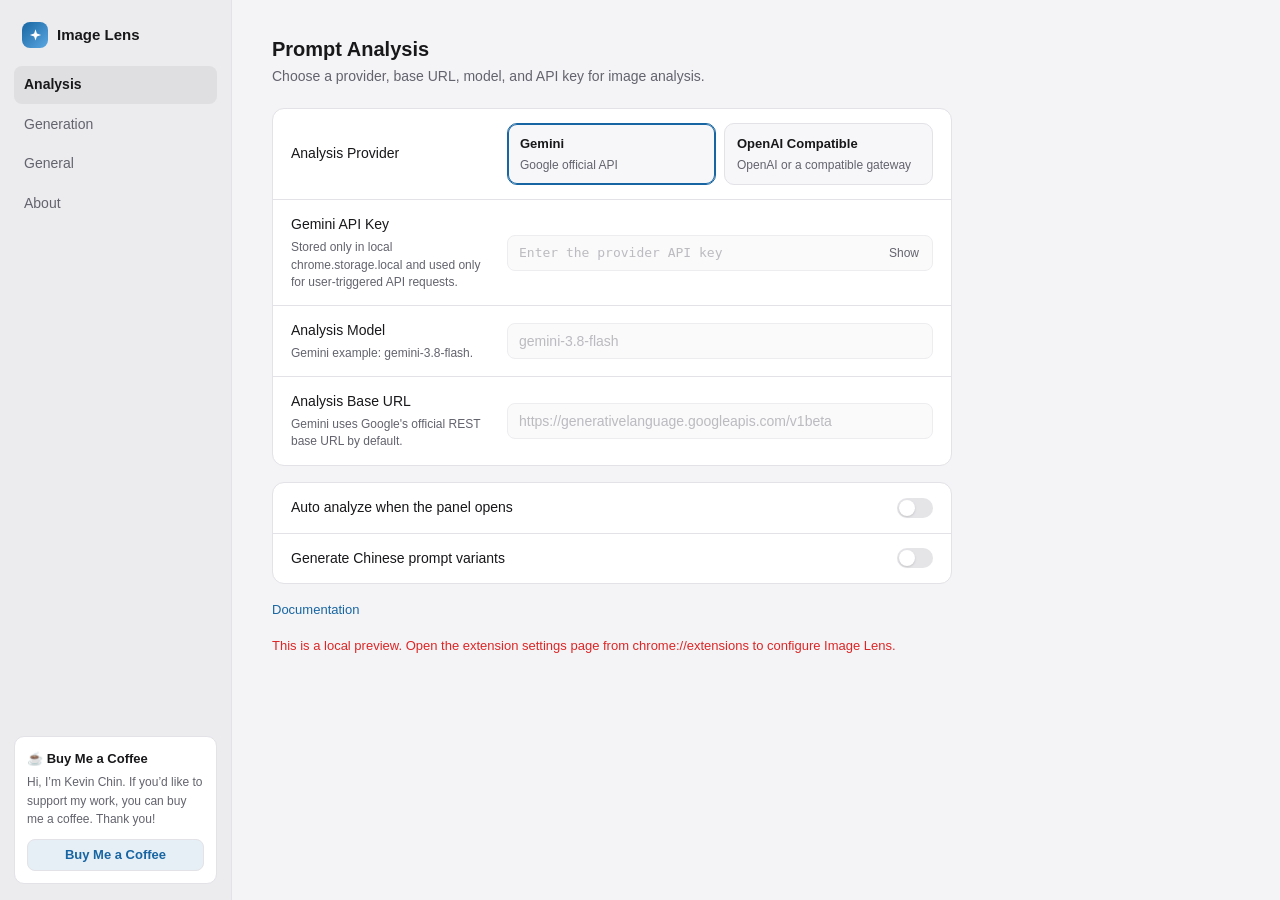
<file: options.html>
<!DOCTYPE html>
<html lang="en">
  <head>
    <meta charset="UTF-8" />
    <meta name="viewport" content="width=device-width, initial-scale=1.0" />
    <title>Image Lens Settings</title>
    <link rel="stylesheet" href="./options.css" />
    <link rel="stylesheet" href="./donation-widget.css" />
  </head>
  <body>
    <div class="layout">
      <nav class="sidebar">
        <div class="brand">
          <span class="logo" aria-hidden="true">
            <svg viewBox="0 0 24 24"><path d="M12 2l2.2 6.6L21 11l-6.8 2.4L12 20l-2.2-6.6L3 11l6.8-2.4z" /></svg>
          </span>
          <strong id="brand-name">Image Lens</strong>
        </div>

        <div class="nav">
          <button class="nav-item" id="nav-analyze" data-section="analyze" type="button">Analysis</button>
          <button class="nav-item" id="nav-generate" data-section="generate" type="button">Generation</button>
          <button class="nav-item" id="nav-general" data-section="general" type="button">General</button>
          <button class="nav-item" id="nav-about" data-section="about" type="button">About</button>
        </div>

        <aside id="donation-widget-slot" class="donation-slot"></aside>
      </nav>

      <main class="main">
        <form id="settings-form" novalidate>
          <section class="section" data-section="analyze">
            <header class="section-head">
              <h1 id="analyze-section-title">Prompt Analysis</h1>
              <p id="analyze-section-description">Choose a provider, base URL, model, and API key for image analysis.</p>
            </header>

            <div class="card">
              <div class="row">
                <div class="row-label"><span id="prompt-provider-label">Provider</span></div>
                <div class="row-control">
                  <select name="promptProvider" class="visually-hidden" tabindex="-1" aria-hidden="true"></select>
                  <div class="provider-picker" data-target="promptProvider" role="radiogroup" aria-labelledby="prompt-provider-label"></div>
                </div>
              </div>

              <label class="row">
                <span class="row-label">
                  <span id="prompt-api-key-label">API Key</span>
                  <small id="local-storage-note">Stored only in this browser.</small>
                </span>
                <span class="row-control key-field">
                  <input name="promptApiKey" type="password" autocomplete="off" spellcheck="false" />
                  <button class="key-toggle" data-key-for="promptApiKey" type="button">Show</button>
                </span>
              </label>

              <label class="row">
                <span class="row-label">
                  <span id="prompt-model-label">Model</span>
                  <small id="prompt-model-help"></small>
                </span>
                <span class="row-control"><input name="promptModel" type="text" spellcheck="false" /></span>
              </label>

              <label class="row">
                <span class="row-label">
                  <span id="prompt-base-url-label">Base URL</span>
                  <small id="prompt-base-url-help"></small>
                </span>
                <span class="row-control"><input name="promptBaseUrl" type="url" autocomplete="off" spellcheck="false" /></span>
              </label>
            </div>

            <div class="card">
              <label class="row switch-row">
                <span class="row-label"><span id="auto-analyze-label">Auto analyze when the panel opens</span></span>
                <input class="switch" name="autoAnalyze" type="checkbox" />
              </label>
              <label class="row switch-row">
                <span class="row-label"><span id="enable-chinese-recognition-label">Generate Chinese prompt variants</span></span>
                <input class="switch" name="enableChineseRecognition" type="checkbox" />
              </label>
            </div>

            <button id="open-doc" class="link-button" type="button">Documentation</button>
          </section>

          <section class="section" data-section="generate">
            <header class="section-head">
              <h1 id="generate-section-title">Image Generation</h1>
              <p id="generate-section-description">Optional. Choose a provider, base URL, model, and API key for image generation.</p>
            </header>

            <div class="card">
              <label class="row switch-row">
                <span class="row-label"><span id="image-generation-enabled-label">Enable image generation</span></span>
                <input class="switch" name="imageGenerationEnabled" type="checkbox" />
              </label>
            </div>

            <div class="card" id="image-settings-group">
              <div class="row">
                <div class="row-label"><span id="image-provider-label">Provider</span></div>
                <div class="row-control">
                  <select name="imageProvider" class="visually-hidden" tabindex="-1" aria-hidden="true"></select>
                  <div class="provider-picker" data-target="imageProvider" role="radiogroup" aria-labelledby="image-provider-label"></div>
                </div>
              </div>

              <label class="row">
                <span class="row-label">
                  <span id="image-api-key-label">API Key</span>
                  <small id="same-key-note">You can reuse the analysis key for the same provider.</small>
                </span>
                <span class="row-control key-field">
                  <input name="imageApiKey" type="password" autocomplete="off" spellcheck="false" />
                  <button class="key-toggle" data-key-for="imageApiKey" type="button">Show</button>
                </span>
              </label>

              <label class="row">
                <span class="row-label">
                  <span id="image-model-label">Model</span>
                  <small id="image-model-help"></small>
                </span>
                <span class="row-control"><input name="imageModel" type="text" spellcheck="false" /></span>
              </label>

              <label class="row">
                <span class="row-label">
                  <span id="image-base-url-label">Base URL</span>
                  <small id="image-base-url-help"></small>
                </span>
                <span class="row-control"><input name="imageBaseUrl" type="url" autocomplete="off" spellcheck="false" /></span>
              </label>
            </div>
          </section>

          <section class="section" data-section="general">
            <header class="section-head">
              <h1 id="general-section-title">General</h1>
              <p id="ui-language-section-description">Choose auto-detect or switch the UI language yourself.</p>
            </header>

            <div class="card">
              <label class="row">
                <span class="row-label"><span id="ui-language-label">Interface Language</span></span>
                <span class="row-control"><select name="uiLanguage"></select></span>
              </label>
            </div>
          </section>

          <section class="section" data-section="about">
            <header class="section-head">
              <h1 id="about-section-title">About</h1>
              <p id="hero-subtitle">This version uses your own API key.</p>
            </header>

            <div class="card">
              <div class="row">
                <div class="row-label"><span id="about-version-label">Version</span></div>
                <div class="row-control"><span id="about-version" class="mono">-</span></div>
              </div>
              <div class="row">
                <div class="row-label"><span id="about-links-label">Links</span></div>
                <div class="row-control links">
                  <a id="about-store" href="https://chromewebstore.google.com/detail/image-lens/glggchlmbondgicblhopcefjgppdhnnc" target="_blank" rel="noopener">Chrome Web Store</a>
                  <a id="about-github" href="https://github.com/kevinchin12/ImageLens" target="_blank" rel="noopener">GitHub</a>
                  <a id="about-privacy" href="https://github.com/kevinchin12/ImageLens/blob/main/PRIVACY.md" target="_blank" rel="noopener">Privacy Policy</a>
                </div>
              </div>
            </div>

            <p id="options-note" class="note">This extension uses your own API keys.</p>
            <p id="about-credit" class="note">© 2026 Kevin Chin. Licensed under MIT</p>
          </section>
        </form>

        <p id="status" class="status" role="status" aria-live="polite"></p>
      </main>
    </div>

    <script src="./i18n.js"></script>
    <script src="./donation-widget.js"></script>
    <script src="./options.js"></script>
  </body>
</html>
</file>
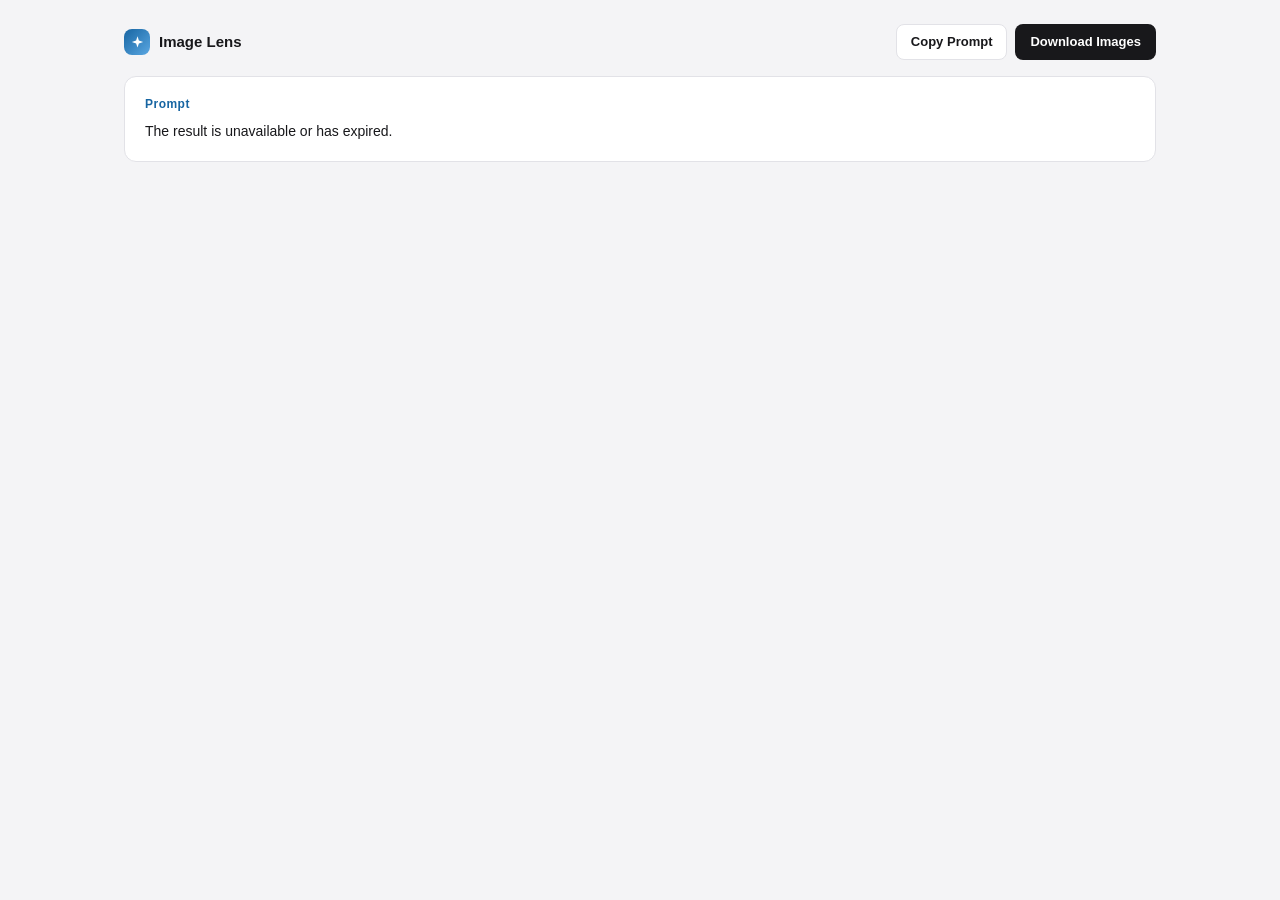
<file: viewer.html>
<!DOCTYPE html>
<html lang="en">
  <head>
    <meta charset="UTF-8" />
    <meta name="viewport" content="width=device-width, initial-scale=1.0" />
    <title>Image Lens Viewer</title>
    <link rel="stylesheet" href="./viewer.css" />
  </head>
  <body>
    <main class="page">
      <header class="topbar">
        <div class="brand">
          <span class="logo" aria-hidden="true">
            <svg viewBox="0 0 24 24"><path d="M12 2l2.2 6.6L21 11l-6.8 2.4L12 20l-2.2-6.6L3 11l6.8-2.4z" /></svg>
          </span>
          <strong id="viewer-eyebrow">Image Lens</strong>
        </div>
        <div class="actions">
          <button id="copy-prompt" class="btn" type="button">Copy Prompt</button>
          <button id="download-images" class="btn btn-primary" type="button">Download Images</button>
        </div>
      </header>

      <section class="prompt-card">
        <h1 id="viewer-heading">Prompt</h1>
        <p id="prompt" class="prompt">Loading...</p>
      </section>

      <section id="gallery" class="gallery"></section>
    </main>

    <script src="./i18n.js"></script>
    <script src="./viewer.js"></script>
  </body>
</html>
</file>
<file: options.css>
/* Sidebar + one settings section at a time. Light values first; dark values
   follow the system, matching the in-page panel. */
:root {
  color-scheme: light;
  /* Mac fonts first, then Windows, then Linux; see content.css. */
  --font: -apple-system, BlinkMacSystemFont, "PingFang SC", "Hiragino Sans GB", "Microsoft YaHei UI",
    "Microsoft YaHei", "Segoe UI", "Noto Sans SC", "Noto Sans CJK SC", sans-serif;
  --mono: ui-monospace, "SF Mono", "Cascadia Mono", Consolas, monospace;
  --brand: #1765a2;
  --brand-light: #5aa7e2;
  --bg: #f4f4f6;
  --sidebar: #ececef;
  --surface: #ffffff;
  --field: #f7f7f9;
  --hover: rgba(24, 24, 27, 0.06);
  --line: #e2e2e7;
  --ink: #18181b;
  --muted: #63636e;
  --accent: #1765a2;
  --accent-soft: rgba(23, 101, 162, 0.1);
  --switch-off: #d4d4da;
  --danger: #dc2626;
}

@media (prefers-color-scheme: dark) {
  :root {
    color-scheme: dark;
    --bg: #0f0f11;
    --sidebar: #131316;
    --surface: #18181b;
    --field: #111113;
    --hover: rgba(255, 255, 255, 0.06);
    --line: rgba(255, 255, 255, 0.09);
    --ink: #ededef;
    --muted: #9b9ba6;
    --accent: #5aa7e2;
    --accent-soft: rgba(23, 101, 162, 0.28);
    --switch-off: #3a3a42;
    --danger: #f87171;
  }
}

* {
  box-sizing: border-box;
}

body {
  margin: 0;
  min-height: 100vh;
  background: var(--bg);
  color: var(--ink);
  font: 14px/1.55 var(--font);
  -webkit-font-smoothing: antialiased;
}

h1,
p {
  margin: 0;
}

button,
input,
select {
  font: inherit;
  color: inherit;
}

button {
  cursor: pointer;
}

:focus-visible {
  outline: 2px solid var(--accent);
  outline-offset: 2px;
}

.visually-hidden {
  position: absolute;
  width: 1px;
  height: 1px;
  overflow: hidden;
  clip: rect(0 0 0 0);
  white-space: nowrap;
}

.is-hidden {
  display: none !important;
}

.layout {
  display: grid;
  grid-template-columns: 232px minmax(0, 1fr);
  min-height: 100vh;
}

/* ---------- Sidebar ---------- */

.sidebar {
  position: sticky;
  top: 0;
  display: flex;
  flex-direction: column;
  gap: 18px;
  height: 100vh;
  padding: 22px 14px 16px;
  border-right: 1px solid var(--line);
  background: var(--sidebar);
}

.brand {
  display: flex;
  align-items: center;
  gap: 9px;
  padding: 0 8px;
  font-size: 15px;
}

.logo {
  display: grid;
  place-items: center;
  width: 26px;
  height: 26px;
  border-radius: 8px;
  background: linear-gradient(135deg, var(--brand), var(--brand-light));
  color: #ffffff;
}

.logo svg {
  width: 15px;
  height: 15px;
  fill: currentColor;
}

.nav {
  display: grid;
  gap: 2px;
}

.nav-item {
  padding: 8px 10px;
  border: 0;
  border-radius: 8px;
  background: none;
  color: var(--muted);
  text-align: left;
}

.nav-item:hover {
  background: var(--hover);
  color: var(--ink);
}

.nav-item.is-active {
  background: var(--hover);
  color: var(--ink);
  font-weight: 600;
}

.donation-slot {
  margin-top: auto;
}

/* ---------- Main ---------- */

.main {
  width: 100%;
  max-width: 760px;
  padding: 36px 40px 48px;
}

.section {
  display: none;
  gap: 16px;
}

.section.is-active {
  display: grid;
}

.section-head {
  display: grid;
  gap: 4px;
  margin-bottom: 4px;
}

.section-head h1 {
  font-size: 20px;
  line-height: 1.3;
  text-wrap: balance;
}

.section-head p,
.note {
  color: var(--muted);
}

.card {
  border: 1px solid var(--line);
  border-radius: 12px;
  background: var(--surface);
}

.row {
  display: grid;
  grid-template-columns: 200px minmax(0, 1fr);
  align-items: center;
  gap: 16px;
  padding: 14px 18px;
  border-top: 1px solid var(--line);
}

.row:first-child {
  border-top: 0;
}

.row-label {
  display: grid;
  gap: 3px;
  font-weight: 500;
}

.row-label small {
  color: var(--muted);
  font-size: 12px;
  font-weight: 400;
  line-height: 1.45;
}

.row-control {
  min-width: 0;
}

input[type="text"],
input[type="url"],
input[type="password"],
select {
  width: 100%;
  height: 36px;
  padding: 0 11px;
  border: 1px solid var(--line);
  border-radius: 8px;
  background: var(--field);
  outline: none;
}

input:focus,
select:focus {
  border-color: var(--accent);
  box-shadow: 0 0 0 3px var(--accent-soft);
}

input::placeholder {
  color: var(--muted);
  opacity: 0.7;
}

/* Windows draws the dropdown list with the select's text color on a light
   background unless the options get their own colors. */
select option {
  background-color: var(--surface);
  color: var(--ink);
}

input:disabled,
select:disabled {
  opacity: 0.6;
  cursor: not-allowed;
}

.key-field {
  position: relative;
  display: block;
}

.key-field input {
  padding-right: 64px;
  font-family: var(--mono);
  font-size: 13px;
}

.key-toggle {
  position: absolute;
  top: 50%;
  right: 6px;
  transform: translateY(-50%);
  padding: 3px 8px;
  border: 0;
  border-radius: 6px;
  background: none;
  color: var(--muted);
  font-size: 12px;
}

.key-toggle:hover {
  background: var(--hover);
  color: var(--ink);
}

/* ---------- Provider cards ---------- */

.provider-picker {
  display: grid;
  grid-template-columns: repeat(2, minmax(0, 1fr));
  gap: 8px;
}

.provider-option {
  display: grid;
  gap: 2px;
  padding: 10px 12px;
  border: 1px solid var(--line);
  border-radius: 10px;
  background: var(--field);
  text-align: left;
}

.provider-option strong {
  font-size: 13px;
}

.provider-option span {
  color: var(--muted);
  font-size: 12px;
}

.provider-option:hover {
  border-color: var(--muted);
}

.provider-option.is-active {
  border-color: var(--accent);
  box-shadow: inset 0 0 0 1px var(--accent);
}

/* ---------- Switches ---------- */

.switch-row {
  grid-template-columns: minmax(0, 1fr) auto;
  cursor: pointer;
}

.switch {
  position: relative;
  width: 36px;
  height: 20px;
  margin: 0;
  border-radius: 999px;
  background: var(--switch-off);
  cursor: pointer;
  transition: background-color 0.15s ease;
  appearance: none;
  -webkit-appearance: none;
}

.switch::after {
  content: "";
  position: absolute;
  top: 2px;
  left: 2px;
  width: 16px;
  height: 16px;
  border-radius: 50%;
  background: #ffffff;
  box-shadow: 0 1px 2px rgba(0, 0, 0, 0.25);
  transition: transform 0.15s ease;
}

.switch:checked {
  background: var(--accent);
}

.switch:checked::after {
  transform: translateX(16px);
}

/* ---------- Misc ---------- */

.link-button {
  justify-self: start;
  padding: 0;
  border: 0;
  background: none;
  color: var(--accent);
  font-size: 13px;
}

.link-button:hover,
.links a:hover {
  text-decoration: underline;
}

.links {
  display: flex;
  flex-wrap: wrap;
  gap: 8px 16px;
}

.links a {
  color: var(--accent);
  text-decoration: none;
}

.mono {
  font-family: var(--mono);
  font-size: 13px;
}

.status {
  min-height: 20px;
  margin-top: 16px;
  color: var(--muted);
  font-size: 13px;
}

.status[data-tone="error"] {
  color: var(--danger);
}

@media (max-width: 760px) {
  .layout {
    grid-template-columns: 1fr;
  }

  .sidebar {
    position: static;
    height: auto;
    border-right: 0;
    border-bottom: 1px solid var(--line);
  }

  .nav {
    grid-auto-flow: column;
    overflow-x: auto;
  }

  .nav-item {
    text-align: center;
    white-space: nowrap;
  }

  .main {
    padding: 24px 16px 40px;
  }

  .row {
    grid-template-columns: 1fr;
    gap: 8px;
  }

  .switch-row {
    grid-template-columns: minmax(0, 1fr) auto;
  }

  .provider-picker {
    grid-template-columns: 1fr;
  }
}

@media (prefers-reduced-motion: reduce) {
  * {
    transition: none !important;
  }
}
</file>
<file: donation-widget.css>
/* Compact card at the bottom of the settings sidebar, plus its popup.
   Colors come from the tokens in options.css. */

.donation-card {
  display: grid;
  gap: 10px;
  padding: 12px;
  border: 1px solid var(--line);
  border-radius: 10px;
  background: var(--surface);
}

.donation-card .section-head {
  display: grid;
  gap: 4px;
  margin: 0;
}

.donation-title {
  margin: 0;
  font-size: 13px;
  font-weight: 600;
}

.donation-title::before {
  content: "☕ ";
}

.donation-copy {
  margin: 0;
  color: var(--muted);
  font-size: 12px;
  line-height: 1.55;
}

.donation-copy:empty {
  display: none;
}

.donation-trigger {
  height: 32px;
  padding: 0 12px;
  border: 1px solid var(--line);
  border-radius: 8px;
  background: var(--accent-soft);
  color: var(--accent);
  font-size: 13px;
  font-weight: 600;
}

.donation-trigger:hover {
  border-color: var(--accent);
}

.donation-modal {
  width: min(400px, calc(100vw - 32px));
  padding: 0;
  border: 0;
  background: transparent;
  color: var(--ink);
}

.donation-modal::backdrop {
  background: rgba(9, 9, 11, 0.5);
}

.donation-modal-card {
  display: grid;
  gap: 16px;
  padding: 20px;
  border: 1px solid var(--line);
  border-radius: 14px;
  background: var(--surface);
  box-shadow: 0 24px 60px rgba(0, 0, 0, 0.3);
}

.donation-modal-head {
  display: flex;
  align-items: start;
  justify-content: space-between;
  gap: 12px;
}

.donation-modal-title {
  margin: 0 0 4px;
  font-size: 17px;
}

.donation-modal-copy,
.donation-scan-hint {
  margin: 0;
  color: var(--muted);
  font-size: 13px;
  line-height: 1.6;
}

.donation-scan-hint:empty {
  display: none;
}

.donation-close {
  display: grid;
  place-items: center;
  width: 30px;
  height: 30px;
  flex: none;
  border: 0;
  border-radius: 8px;
  background: none;
  color: var(--muted);
  font-size: 18px;
  line-height: 1;
}

.donation-close:hover {
  background: var(--hover);
  color: var(--ink);
}

.donation-methods {
  display: grid;
  grid-template-columns: repeat(2, minmax(0, 1fr));
  gap: 8px;
}

.donation-method {
  display: flex;
  align-items: center;
  gap: 10px;
  padding: 10px 12px;
  border: 1px solid var(--line);
  border-radius: 10px;
  background: var(--field);
  text-align: left;
}

.donation-method:hover {
  border-color: var(--muted);
}

.donation-method.is-active {
  border-color: var(--accent);
  box-shadow: inset 0 0 0 1px var(--accent);
}

.donation-method-icon {
  display: grid;
  place-items: center;
  width: 30px;
  height: 30px;
  flex: none;
  border-radius: 8px;
  background: var(--hover);
  font-size: 15px;
  font-weight: 700;
}

.donation-method-text {
  display: grid;
  gap: 1px;
  min-width: 0;
}

.donation-method-text strong {
  font-size: 13px;
}

.donation-method-text small {
  color: var(--muted);
  font-size: 12px;
}

.donation-qr-panel {
  display: grid;
  gap: 10px;
  justify-items: center;
}

.donation-hidden {
  display: none !important;
}

.donation-qr-frame {
  display: grid;
  place-items: center;
  width: 100%;
  padding: 12px;
  border: 1px solid var(--line);
  border-radius: 12px;
  background: #ffffff;
}

.donation-qr-image,
.donation-qr-placeholder {
  width: min(100%, 260px);
  aspect-ratio: 1;
  border-radius: 8px;
}

.donation-qr-image {
  display: block;
  object-fit: cover;
}

.donation-qr-placeholder {
  display: grid;
  place-items: center;
  padding: 20px;
  color: #63636e;
  text-align: center;
}

.donation-modal-actions {
  display: flex;
  justify-content: flex-end;
}

.donation-dismiss {
  height: 32px;
  padding: 0 12px;
  border: 1px solid var(--line);
  border-radius: 8px;
  background: none;
  color: var(--ink);
  font-size: 13px;
}

.donation-dismiss:hover {
  background: var(--hover);
}
</file>
<file: viewer.css>
/* Prompt on top, generated images below. Same tokens as the settings page. */
:root {
  color-scheme: light;
  /* Mac fonts first, then Windows, then Linux; see content.css. */
  --font: -apple-system, BlinkMacSystemFont, "PingFang SC", "Hiragino Sans GB", "Microsoft YaHei UI",
    "Microsoft YaHei", "Segoe UI", "Noto Sans SC", "Noto Sans CJK SC", sans-serif;
  --brand: #1765a2;
  --brand-light: #5aa7e2;
  --bg: #f4f4f6;
  --surface: #ffffff;
  --hover: rgba(24, 24, 27, 0.06);
  --line: #e2e2e7;
  --ink: #18181b;
  --muted: #63636e;
  --accent: #1765a2;
  --primary-bg: #18181b;
  --primary-ink: #ffffff;
}

@media (prefers-color-scheme: dark) {
  :root {
    color-scheme: dark;
    --bg: #0f0f11;
    --surface: #18181b;
    --hover: rgba(255, 255, 255, 0.06);
    --line: rgba(255, 255, 255, 0.09);
    --ink: #ededef;
    --muted: #9b9ba6;
    --accent: #5aa7e2;
    --primary-bg: #ededef;
    --primary-ink: #111113;
  }
}

* {
  box-sizing: border-box;
}

body {
  margin: 0;
  min-height: 100vh;
  background: var(--bg);
  color: var(--ink);
  font: 14px/1.6 var(--font);
  -webkit-font-smoothing: antialiased;
}

button {
  font: inherit;
  cursor: pointer;
}

:focus-visible {
  outline: 2px solid var(--accent);
  outline-offset: 2px;
}

.page {
  display: grid;
  gap: 16px;
  width: min(1080px, 100%);
  margin: 0 auto;
  padding: 24px 24px 48px;
}

.topbar {
  display: flex;
  flex-wrap: wrap;
  align-items: center;
  justify-content: space-between;
  gap: 12px;
}

.brand {
  display: flex;
  align-items: center;
  gap: 9px;
  font-size: 15px;
}

.logo {
  display: grid;
  place-items: center;
  width: 26px;
  height: 26px;
  border-radius: 8px;
  background: linear-gradient(135deg, var(--brand), var(--brand-light));
  color: #ffffff;
}

.logo svg {
  width: 15px;
  height: 15px;
  fill: currentColor;
}

.actions {
  display: flex;
  gap: 8px;
}

.btn {
  height: 36px;
  padding: 0 14px;
  border: 1px solid var(--line);
  border-radius: 8px;
  background: var(--surface);
  color: var(--ink);
  font-size: 13px;
  font-weight: 600;
}

.btn:hover {
  background: var(--hover);
}

.btn-primary {
  border-color: transparent;
  background: var(--primary-bg);
  color: var(--primary-ink);
}

.btn-primary:hover {
  background: var(--primary-bg);
  opacity: 0.9;
}

.prompt-card {
  display: grid;
  gap: 6px;
  padding: 18px 20px;
  border: 1px solid var(--line);
  border-radius: 12px;
  background: var(--surface);
}

.prompt-card h1 {
  margin: 0;
  color: var(--accent);
  font-size: 12px;
  font-weight: 600;
  letter-spacing: 0.04em;
}

.prompt {
  margin: 0;
  white-space: pre-wrap;
}

.gallery {
  display: grid;
  grid-template-columns: repeat(auto-fit, minmax(min(320px, 100%), 1fr));
  gap: 12px;
}

.gallery > p {
  margin: 0;
  color: var(--muted);
}

.card {
  overflow: hidden;
  border: 1px solid var(--line);
  border-radius: 12px;
  background: var(--surface);
}

.card img {
  display: block;
  width: 100%;
  height: auto;
}

@media (max-width: 560px) {
  .page {
    padding: 16px 16px 40px;
  }
}
</file>
